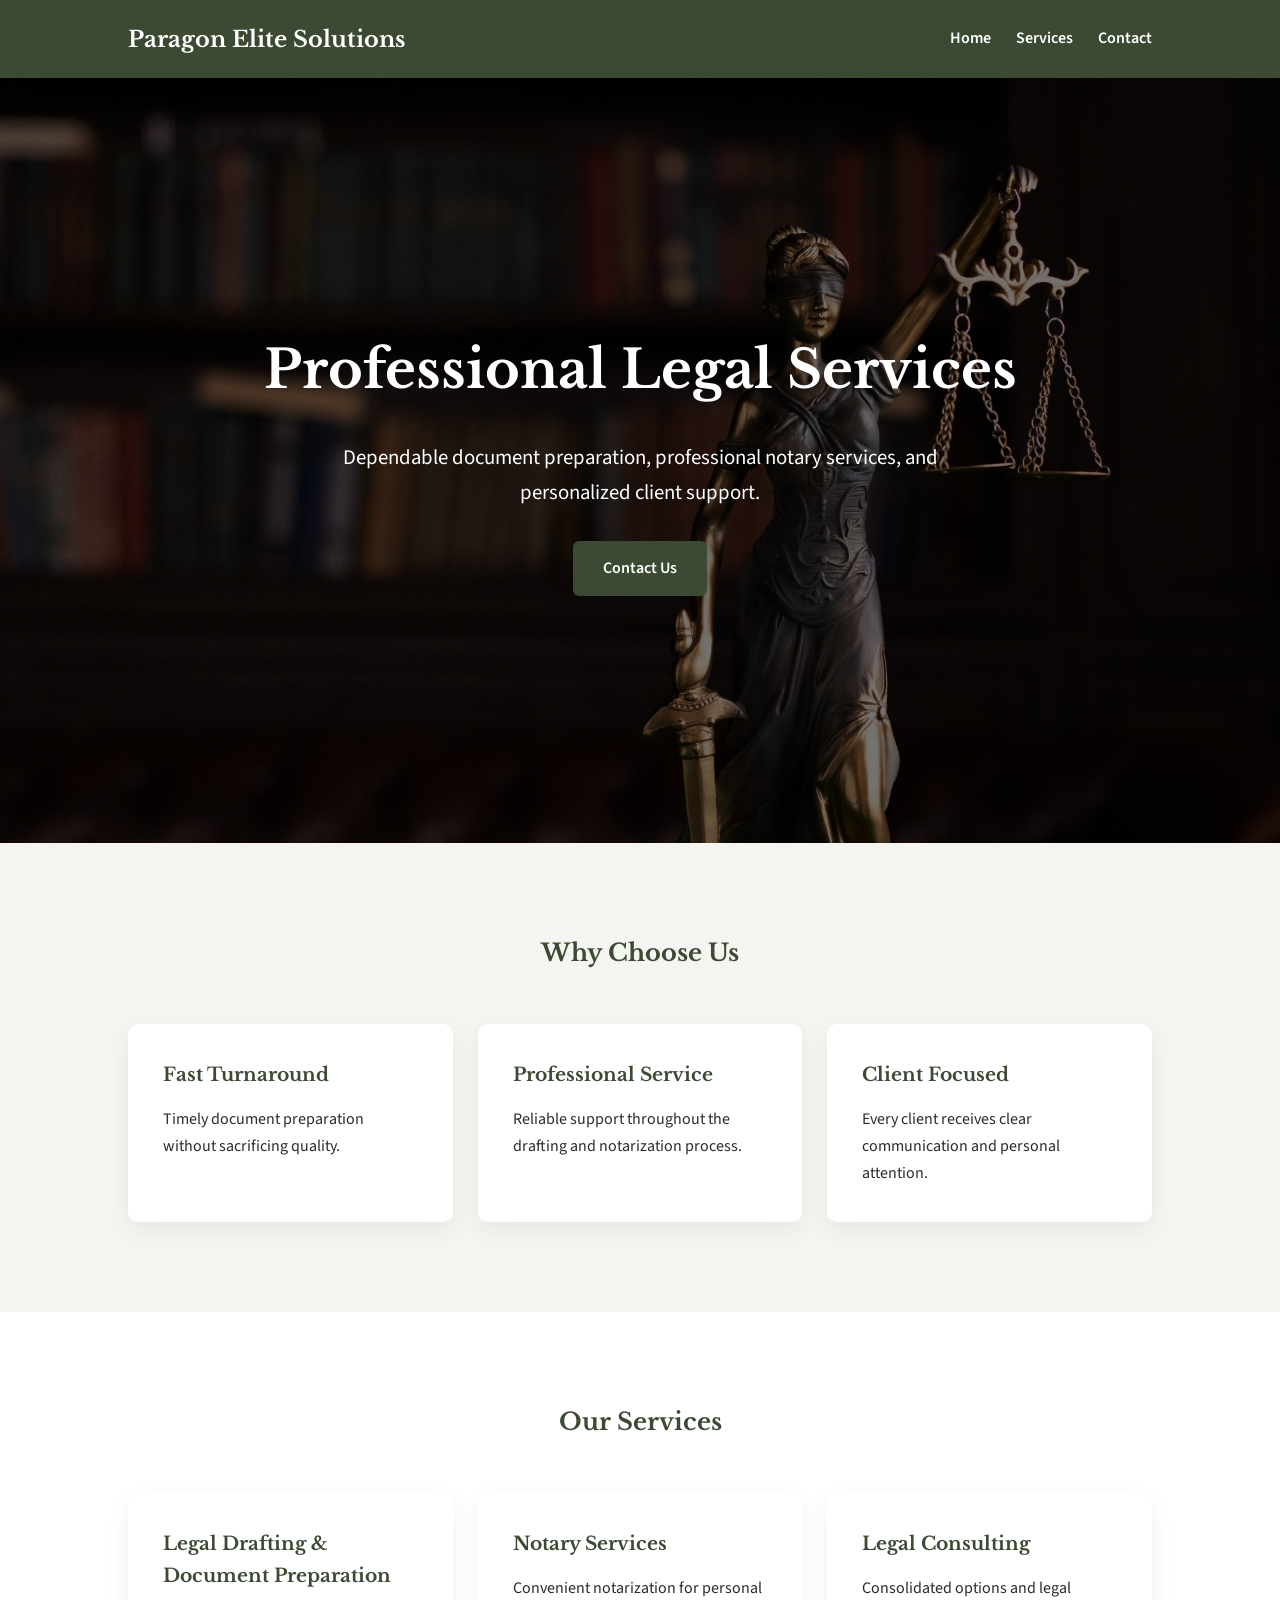
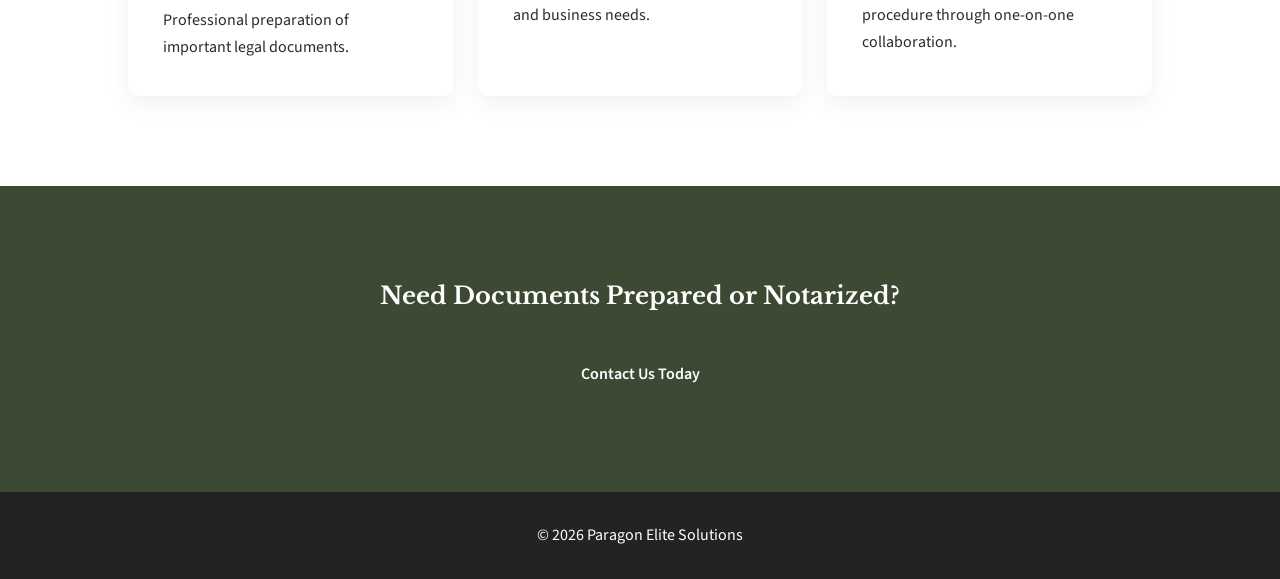
<file: index.html>
<!DOCTYPE html>
<html lang="en">

<head>

<meta charset="UTF-8">

<meta
name="viewport"
content="width=device-width, initial-scale=1.0">

<title>
Legal Drafting & Notary Services
</title>

<link
rel="stylesheet"
href="style.css">

<link href="https://fonts.googleapis.com/css2?family=Libre+Baskerville:wght@400;700&family=Source+Sans+3:wght@300;400;600;700&display=swap" rel="stylesheet">

</head>

<body>

<header>

<div class="logo">
Paragon Elite Solutions
</div>

<nav>

<a href="index.html">Home</a>

<a href="services.html">Services</a>

<a href="contact.html">Contact</a>

</nav>

</header>

<section class="hero">

<div class="hero-content">

<h1>
Professional Legal Services
</h1>

<p>
Dependable document preparation,
professional notary services,
and personalized client support.
</p>

<a
href="contact.html"
class="btn">

Contact Us

</a>

</div>

</section>

<section class="section">

<h2>
Why Choose Us
</h2>

<div class="card-container">

<div class="card">

<h3>
Fast Turnaround
</h3>

<p>
Timely document preparation
without sacrificing quality.
</p>

</div>

<div class="card">

<h3>
Professional Service
</h3>

<p>
Reliable support throughout
the drafting and notarization process.
</p>

</div>

<div class="card">

<h3>
Client Focused
</h3>

<p>
Every client receives
clear communication and personal attention.
</p>

</div>

</div>

</section>

<section class="section light">

<h2>
Our Services
</h2>

<div class="card-container">

<div class="card">

<h3>
Legal Drafting & Document 
Preparation
</h3>

<p>
Professional preparation
of important legal documents.
</p>

</div>

<div class="card">

<h3>
Notary Services
</h3>

<p>
Convenient notarization
for personal and business needs.
</p>

</div>

<div class="card">

<h3>
Legal Consulting
</h3>

<p>
Consolidated options and legal 
procedure through one-on-one 
collaboration.
</p>

</div>

</div>

</section>

<section class="cta">

<h2>
Need Documents Prepared or Notarized?
</h2>

<a
href="contact.html"
class="btn">

Contact Us Today

</a>

</section>

<footer>

<p>
© 2026 Paragon Elite Solutions
</p>

</footer>

</body>
</html>
</file>
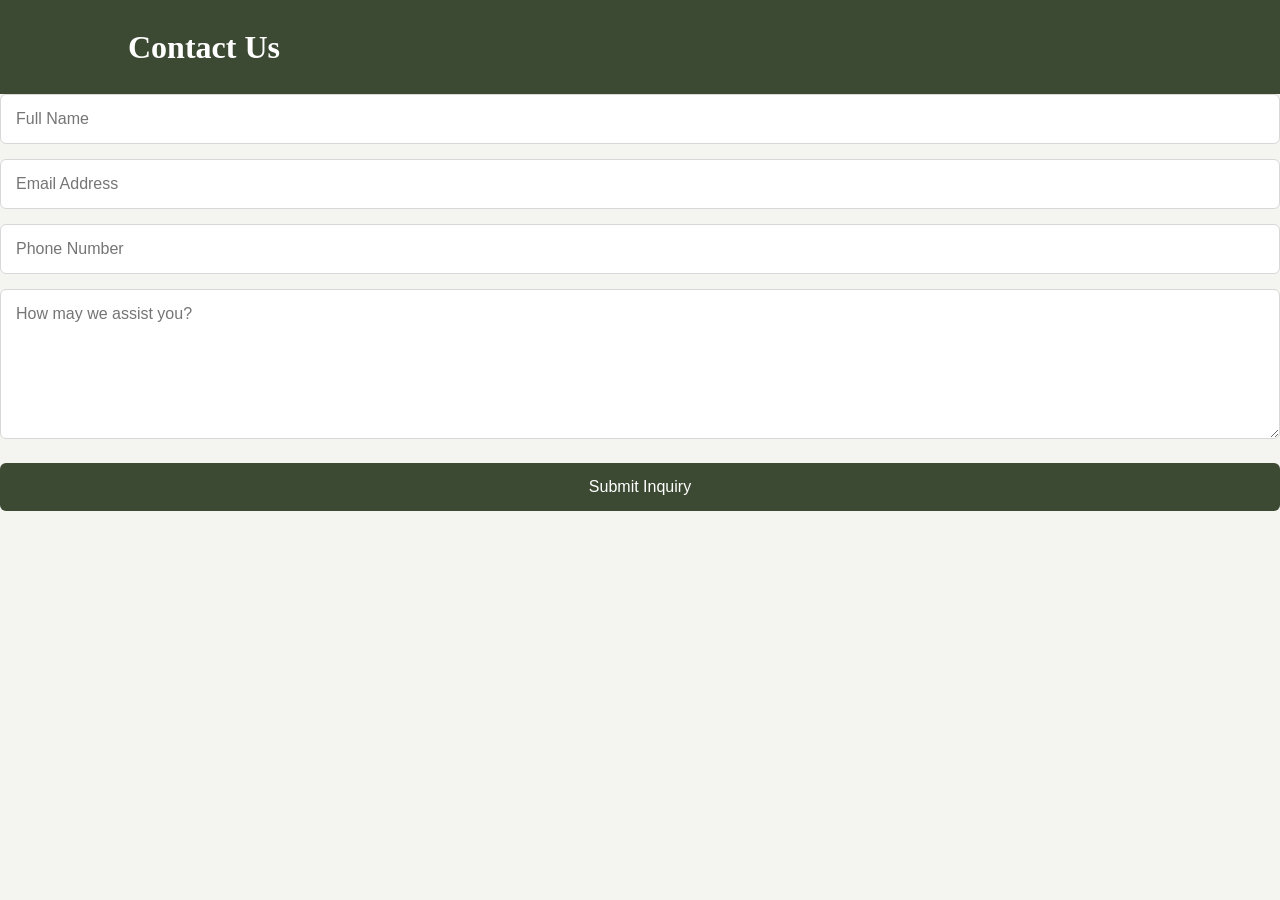
<file: contact.html>
<!DOCTYPE html>
<html>
<head>
<title>Contact Us</title>
<link rel="stylesheet" href="style.css">
</head>
<body>

<header>
<h1>Contact Us</h1>
</header>

<form
action="https://api.web3forms.com/submit"
method="POST">
<input type="hidden" name="access_key" value="8a6955f2-ffb1-49c6-92e4-b04a2c2bb829">

<input
type="hidden"
name="_next"
value="https://paragonelitesolutions.com/success.html">
    
    <input
    type="text"
    name="name"
    placeholder="Full Name"
    required>

    <input
    type="email"
    name="email"
    placeholder="Email Address"
    required>

    <input
    type="tel"
    name="phone"
    placeholder="Phone Number">

    <textarea
    name="message"
    placeholder="How may we assist you?"
    required></textarea>

    <button type="submit">
        Submit Inquiry
    </button>

</form>

</body>

</html>
</file>
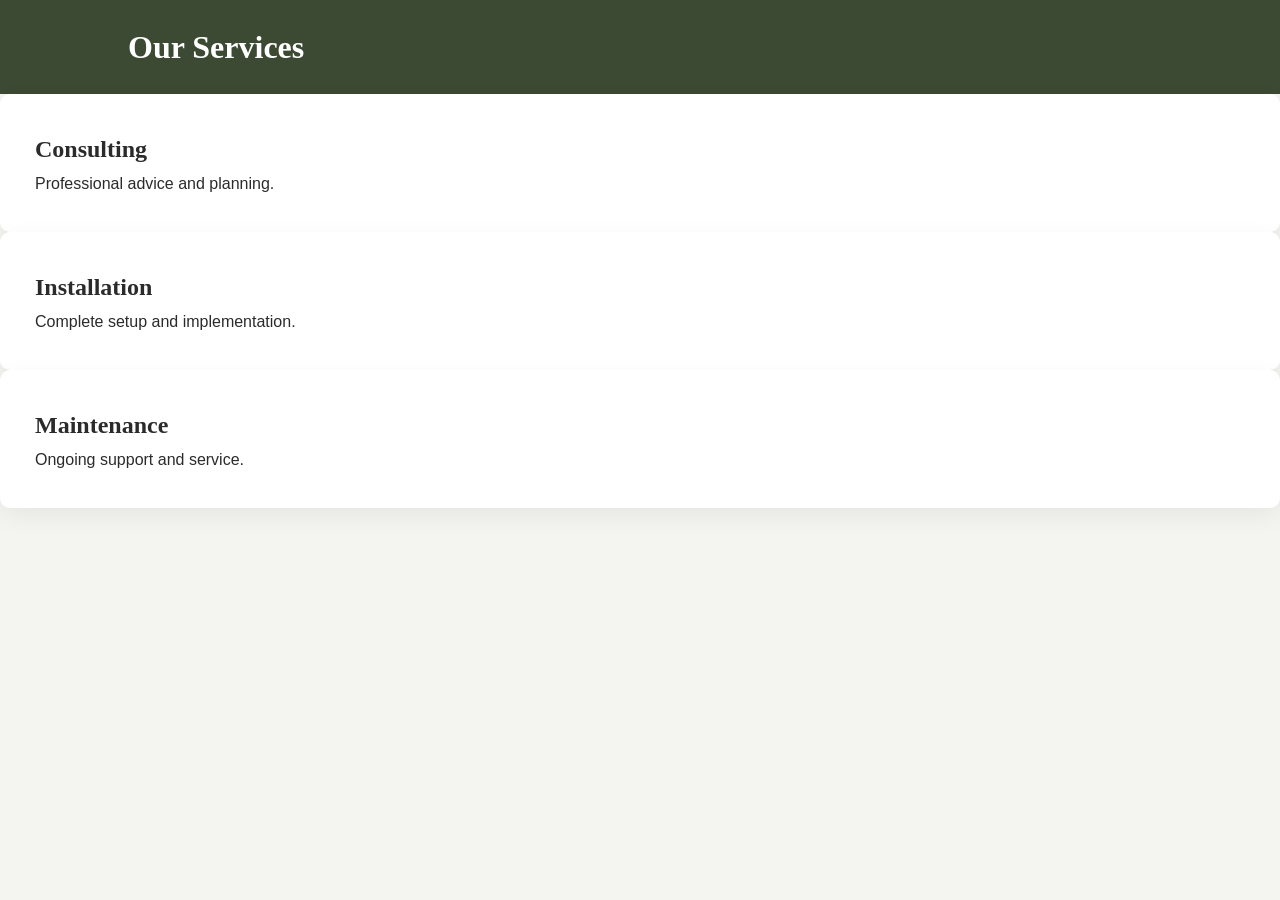
<file: services.html>
<!DOCTYPE html>
<html lang="en">
<head>
<meta charset="UTF-8">
<title>Services</title>
<link rel="stylesheet" href="style.css">
</head>
<body>

<header>
    <h1>Our Services</h1>
</header>

<section class="services">
    <div class="card">
        <h2>Consulting</h2>
        <p>Professional advice and planning.</p>
    </div>

    <div class="card">
        <h2>Installation</h2>
        <p>Complete setup and implementation.</p>
    </div>

    <div class="card">
        <h2>Maintenance</h2>
        <p>Ongoing support and service.</p>
    </div>
</section>

</body>

</html>
</file>
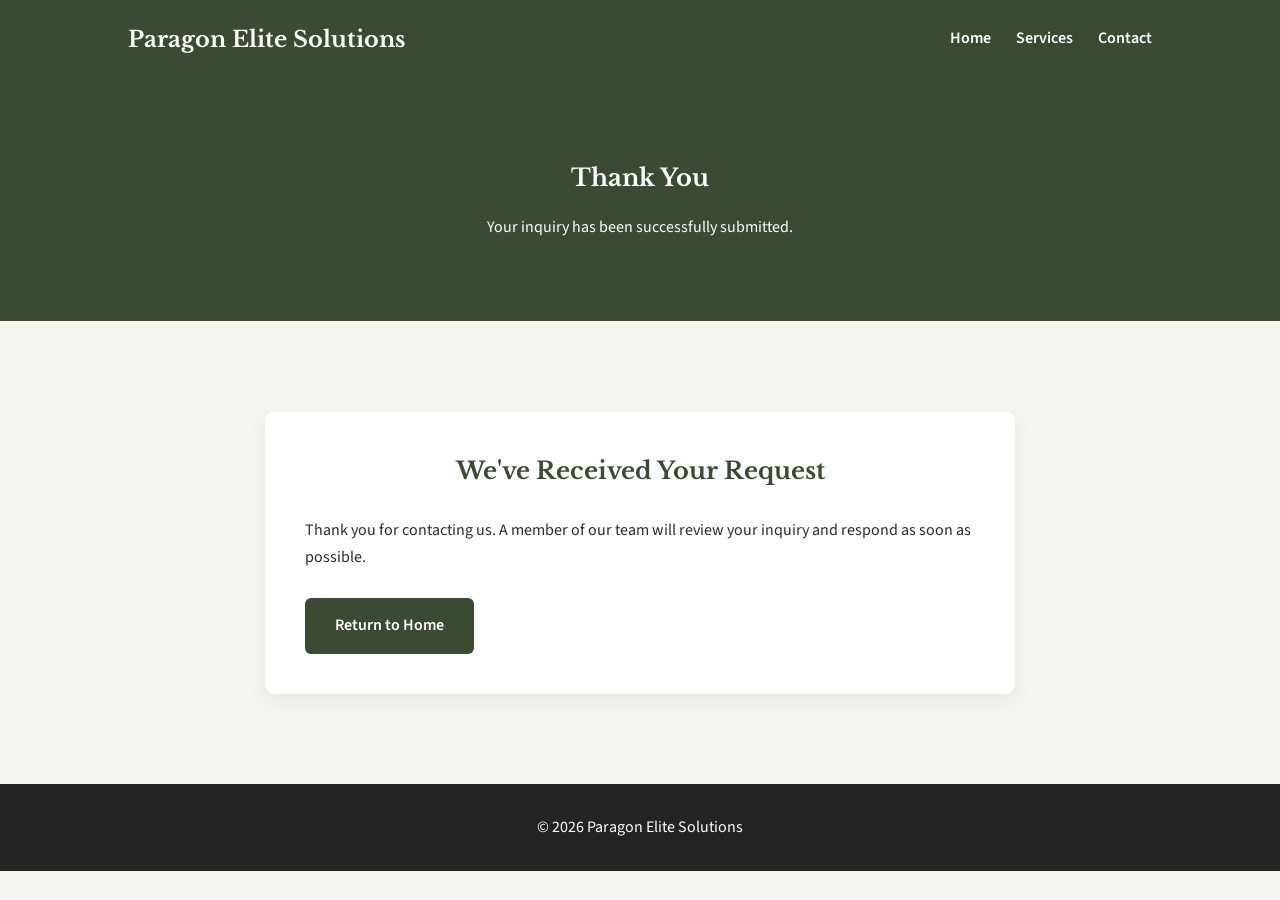
<file: success.html>
<!DOCTYPE html>
<html lang="en">

<head>
<meta charset="UTF-8">
<meta name="viewport" content="width=device-width, initial-scale=1.0">

<title>Inquiry Received</title>

<link rel="stylesheet" href="style.css">

<link href="https://fonts.googleapis.com/css2?family=Libre+Baskerville:wght@400;700&family=Source+Sans+3:wght@300;400;600;700&display=swap" rel="stylesheet">

</head>

<body>

<header>

<div class="logo">
Paragon Elite Solutions
</div>

<nav>
<a href="index.html">Home</a>
<a href="services.html">Services</a>
<a href="contact.html">Contact</a>
</nav>

</header>

<section class="page-banner">

<h1>Thank You</h1>

<p>Your inquiry has been successfully submitted.</p>

</section>

<section class="section">

<div class="contact-container">

<h2>We've Received Your Request</h2>

<p>
Thank you for contacting us.
A member of our team will review your inquiry and respond as soon as possible.
</p>

<br>

<a href="index.html" class="btn">
Return to Home
</a>

</div>

</section>

<footer>

<p>
© 2026 Paragon Elite Solutions
</p>

</footer>

</body>
</html>
</file>
<file: style.css>
/* =====================
   GLOBAL
===================== */

* {
    margin: 0;
    padding: 0;
    box-sizing: border-box;
}

body {
    font-family: "Source Sans 3", sans-serif;
    background-color: #f4f4f1;
    color: #2b2b2b;
    line-height: 1.7;
}

h1,
h2,
h3,
.logo {
    font-family: "Libre Baskerville", serif;
}

/* =====================
   HEADER
===================== */

header {
    background-color: #3d4a33;
    color: white;
    padding: 20px 10%;
    display: flex;
    justify-content: space-between;
    align-items: center;
    flex-wrap: wrap;
}

.logo {
    font-size: 1.4rem;
    font-weight: 700;
}

nav {
    display: flex;
    gap: 25px;
}

nav a {
    color: white;
    text-decoration: none;
    font-weight: 600;
    transition: 0.3s;
}

nav a:hover {
    color: #a7b2a5;
}

/* =====================
   HERO
===================== */

.hero {
    height: 85vh;

    background:
        linear-gradient(
            rgba(0,0,0,.55),
            rgba(0,0,0,.55)
        ),
        url("images/hero.jpg");

    background-size: cover;
    background-position: center;
    background-repeat: no-repeat;

    display: flex;
    justify-content: center;
    align-items: center;

    text-align: center;
    color: white;
}

.hero-content {
    max-width: 800px;
    padding: 20px;
}

.hero h1 {
    font-size: 3.3rem;
    margin-bottom: 25px;
}

.hero p {
    font-size: 1.3rem;
    max-width: 650px;
    margin: 0 auto 30px;
}

/* =====================
   BUTTONS
===================== */

.btn {
    display: inline-block;
    background-color: #3d4a33;
    color: white;
    text-decoration: none;
    padding: 14px 30px;
    border-radius: 6px;
    font-weight: 600;
    transition: 0.3s;
}

.btn:hover {
    background-color: #2f3928;
}

button {
    width: 100%;
    border: none;
    background-color: #3d4a33;
    color: white;
    padding: 15px;
    border-radius: 6px;
    font-size: 1rem;
    cursor: pointer;
    transition: 0.3s;
}

button:hover {
    background-color: #2f3928;
}

/* =====================
   SECTIONS
===================== */

.section {
    padding: 90px 10%;
}

.section h2 {
    text-align: center;
    margin-bottom: 50px;
    color: #3d4a33;
}

.light {
    background-color: white;
}

/* =====================
   CARDS
===================== */

.card-container {
    display: grid;
    grid-template-columns: repeat(
        auto-fit,
        minmax(260px, 1fr)
    );
    gap: 25px;
}

.card {
    background: white;
    padding: 35px;
    border-radius: 10px;

    box-shadow:
        0 8px 25px rgba(0,0,0,.06);

    transition: .3s;
}

.card:hover {
    transform: translateY(-5px);
}

.card h3 {
    color: #3d4a33;
    margin-bottom: 15px;
}

/* =====================
   CTA
===================== */

.cta {
    background-color: #3d4a33;
    color: white;
    text-align: center;
    padding: 90px 10%;
}

.cta h2 {
    margin-bottom: 30px;
}

/* =====================
   PAGE BANNER
===================== */

.page-banner {
    background-color: #3d4a33;
    color: white;
    text-align: center;
    padding: 80px 20px;
}

.page-banner h1 {
    margin-bottom: 15px;
}

/* =====================
   CONTACT CONTAINER
===================== */

.contact-container {
    max-width: 750px;
    margin: auto;

    background: white;

    padding: 40px;

    border-radius: 10px;

    box-shadow:
        0 8px 25px rgba(0,0,0,.06);
}

.contact-container h2 {
    text-align: center;
    margin-bottom: 25px;
}

/* =====================
   FORM FIELDS
===================== */

input,
textarea {
    width: 100%;
    padding: 15px;
    margin-bottom: 15px;

    border: 1px solid #d8d8d8;

    border-radius: 6px;

    font-size: 1rem;

    font-family: "Source Sans 3", sans-serif;
}

input:focus,
textarea:focus {
    outline: none;
    border-color: #7a8d78;
}

textarea {
    min-height: 150px;
}

/* =====================
   BUSINESS INFO
===================== */

.business-info {
    text-align: center;
    max-width: 700px;
    margin: auto;
}

.business-info p {
    margin-bottom: 15px;
}

/* =====================
   FOOTER
===================== */

footer {
    background-color: #232323;
    color: white;
    text-align: center;
    padding: 30px;
}

/* =====================
   MOBILE
===================== */

@media (max-width: 768px) {

    header {
        flex-direction: column;
        gap: 15px;
    }

    nav {
        justify-content: center;
        flex-wrap: wrap;
    }

    .hero {
        height: 70vh;
    }

    .hero h1 {
        font-size: 2.2rem;
    }

    .hero p {
        font-size: 1rem;
    }

    .section {
        padding: 60px 20px;
    }
}
</file>
